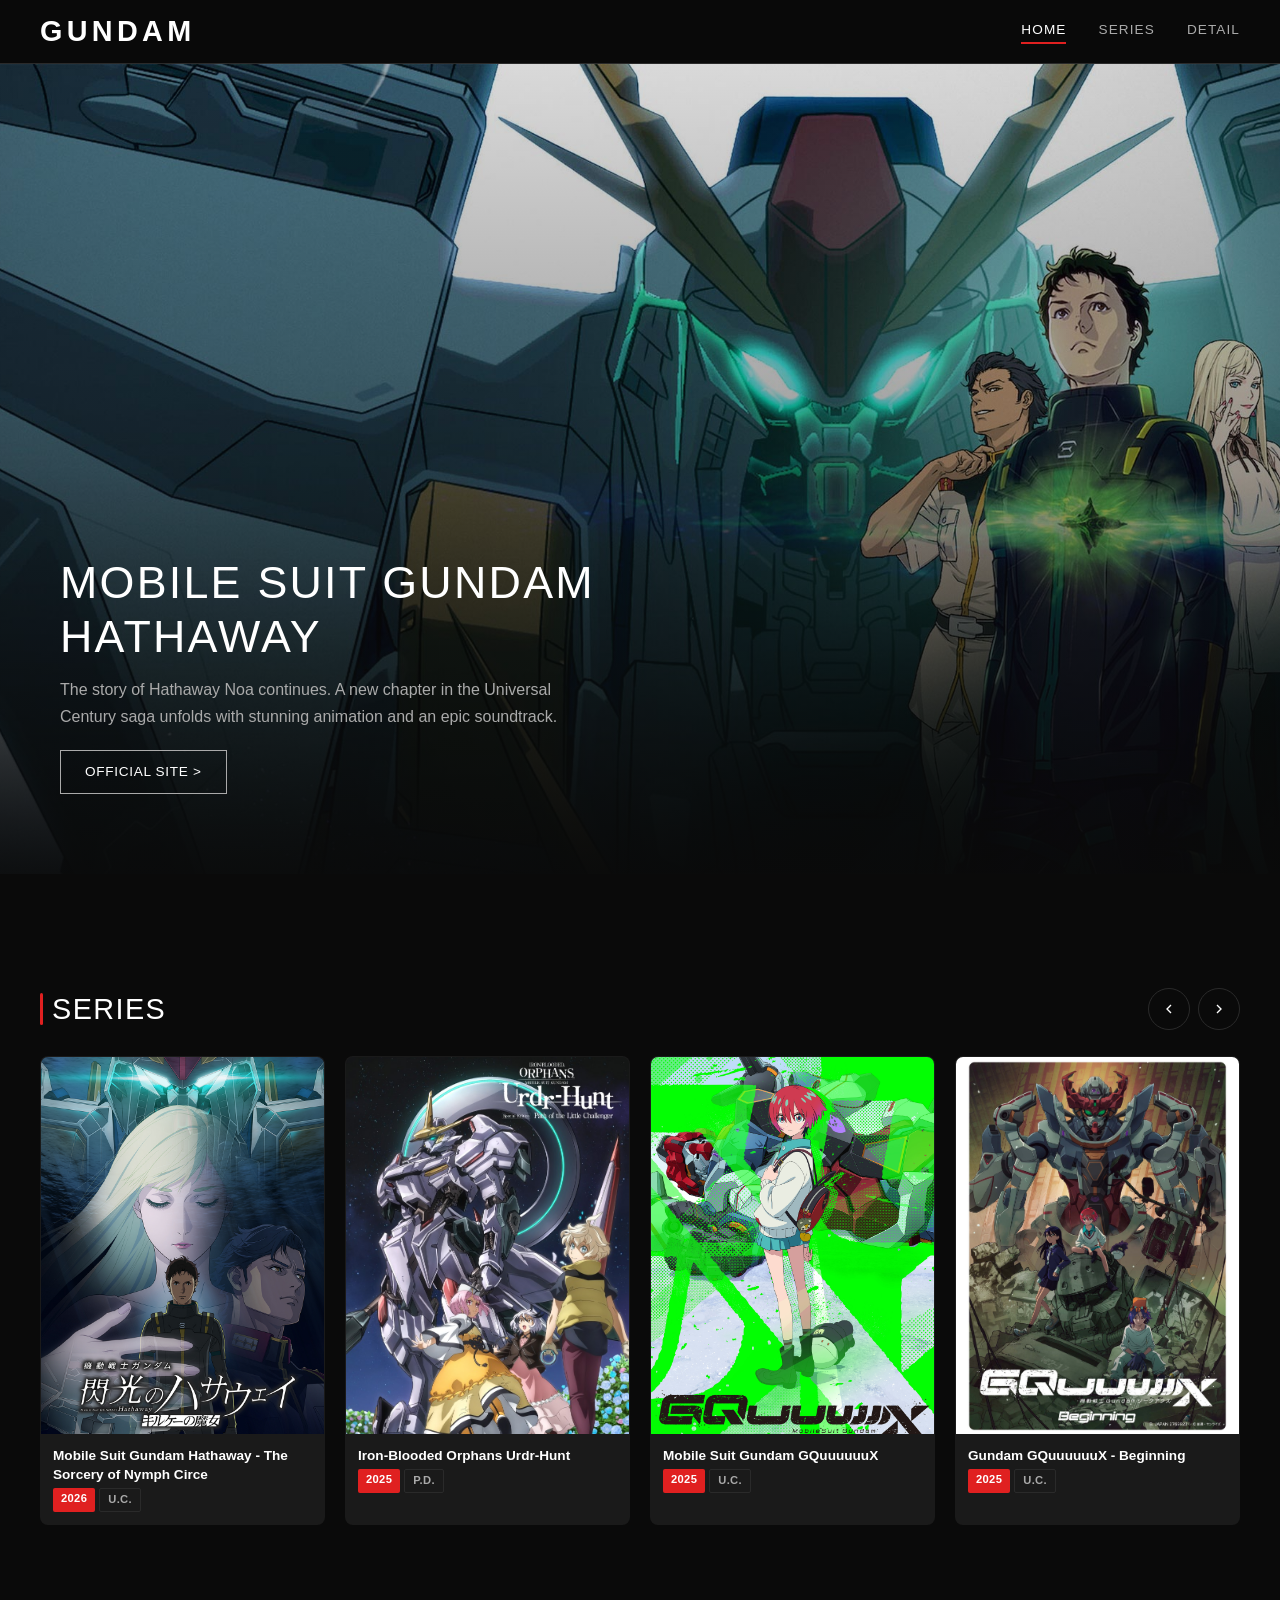
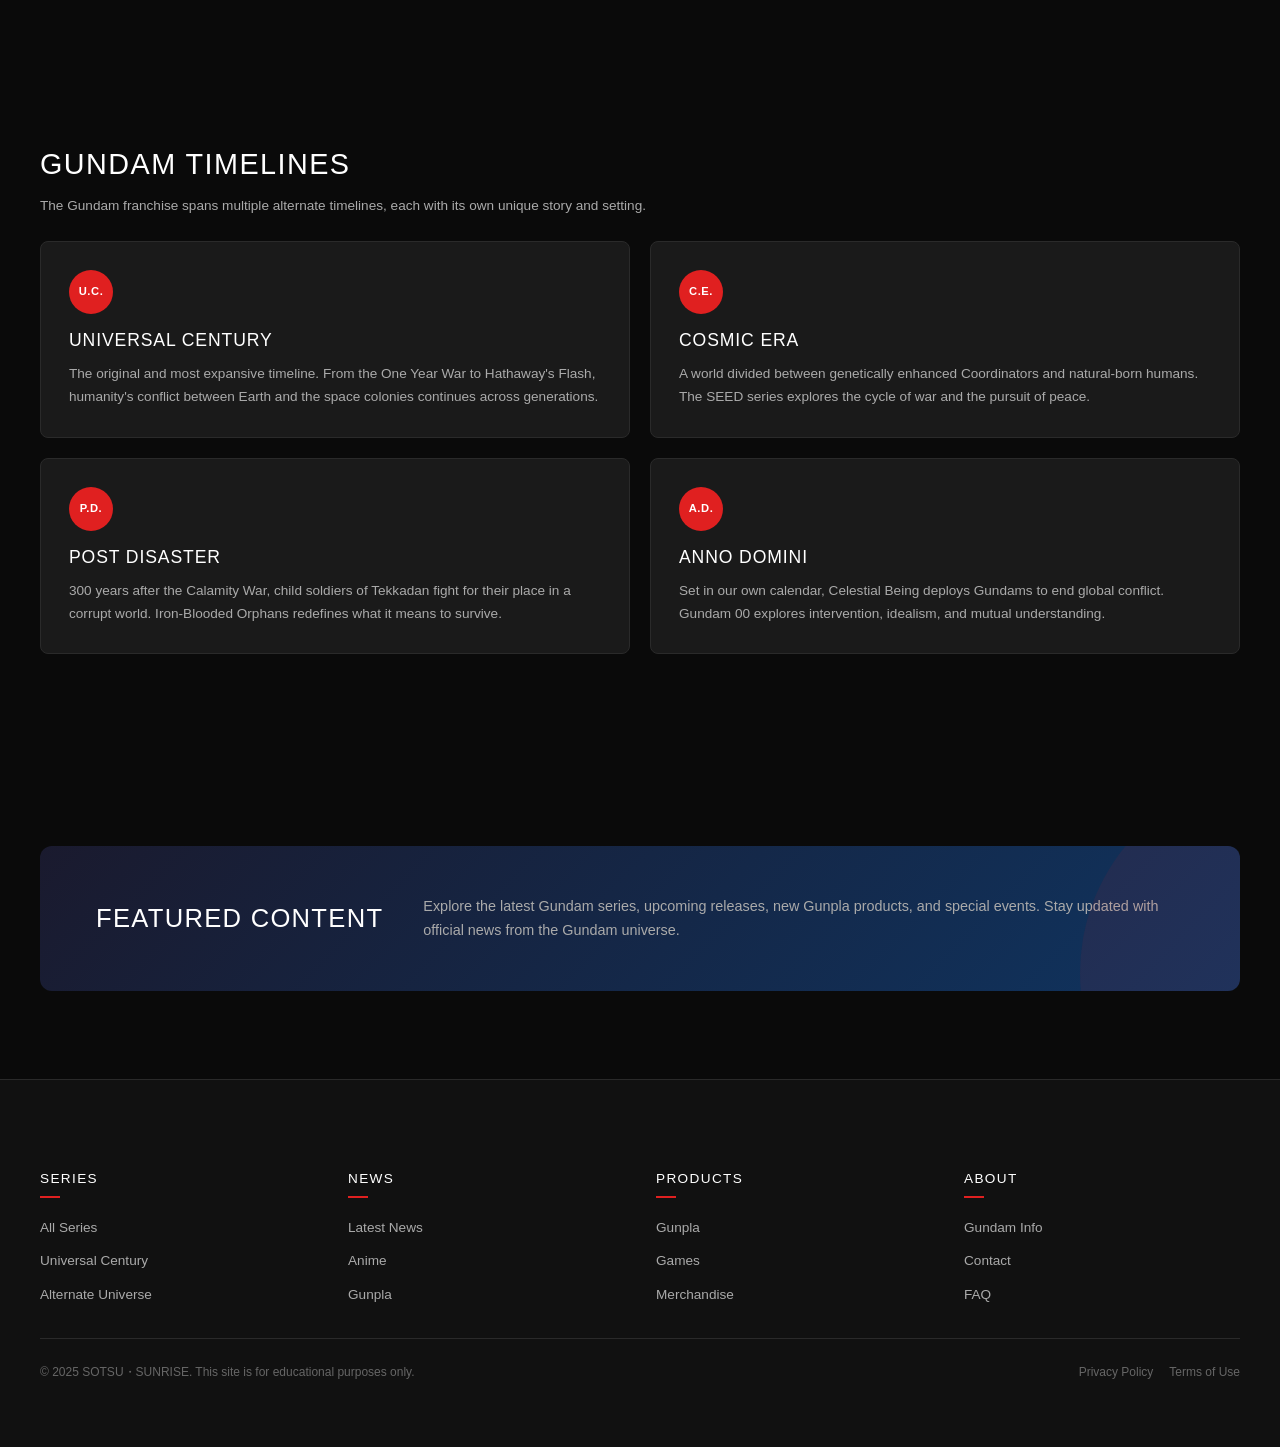
<file: index.html>
<!DOCTYPE html>
<html lang="en">
<head>
  <meta charset="UTF-8">
  <meta name="viewport" content="width=device-width, initial-scale=1.0">
  <title>GUNDAM | Home</title>
  <link rel="stylesheet" href="css/main.css">
</head>
<body>

  <header class="header">
  <nav class="nav">
    <div class="nav__logo"><a href="index.html">GUNDAM</a></div>
    <button class="nav__hamburger" id="hamburger" aria-label="Menu">
      <span></span>
      <span></span>
      <span></span>
    </button>
    <div class="nav__links" id="navLinks">
      <a href="index.html">Home</a>
      <a href="series.html">Series</a>
      <a href="detail.html">Detail</a>
    </div>
  </nav>
</header>

  <section class="hero">
     <img src="pic/1.jpg" alt="Hathaway">
    <div class="hero__overlay"></div>
    <div class="hero__content">
      <h1 class="hero__title">Mobile Suit Gundam Hathaway</h1>
      <p class="hero__desc">The story of Hathaway Noa continues. A new chapter in the Universal Century saga unfolds with stunning animation and an epic soundtrack.</p>
      <a href="detail.html" class="hero__btn">Official Site ></a>
    </div>
  </section>

  <section class="cards-section">
    <div class="container">
      <div class="cards-section__header">
        <h2 class="cards-section__title">Series</h2>
        <div class="cards-section__nav">
          <button class="cards-section__btn" id="prevBtn" aria-label="Previous">
            <svg viewBox="0 0 24 24" fill="none" stroke="currentColor" stroke-width="2">
              <path d="m15 18-6-6 6-6"/>
            </svg>
          </button>
          <button class="cards-section__btn" id="nextBtn" aria-label="Next">
            <svg viewBox="0 0 24 24" fill="none" stroke="currentColor" stroke-width="2">
              <path d="m9 18 6-6-6-6"/>
            </svg>
          </button>
        </div>
      </div>

      <div class="card-track" id="cardTrack">

        <div class="card">
          <div class="card__image">
            <img src="pic/2.jpg" alt="Hathaway">
          </div>
          <div class="card__info">
            <p class="card__name">Mobile Suit Gundam Hathaway - The Sorcery of Nymph Circe</p>
            <div class="card__meta">
              <span class="tag tag--red">2026</span>
              <span class="tag tag--outline">U.C.</span>
            </div>
          </div>
        </div>

        <div class="card">
          <div class="card__image">
            <img src="pic/3.jpg" alt="IBO Urdr-Hunt">
          </div>
          <div class="card__info">
            <p class="card__name">Iron-Blooded Orphans Urdr-Hunt</p>
            <div class="card__meta">
              <span class="tag tag--red">2025</span>
              <span class="tag tag--outline">P.D.</span>
            </div>
          </div>
        </div>

        <div class="card">
          <div class="card__image">
            <img src="pic/5.jpg" alt="GQuuuuuuX">
          </div>
          <div class="card__info">
            <p class="card__name">Mobile Suit Gundam GQuuuuuuX</p>
            <div class="card__meta">
              <span class="tag tag--red">2025</span>
              <span class="tag tag--outline">U.C.</span>
            </div>
          </div>
        </div>

        <div class="card">
          <div class="card__image">
            <img src="pic/4.jpg" alt="GQuuuuuuX Beginning">
          </div>
          <div class="card__info">
            <p class="card__name">Gundam GQuuuuuuX - Beginning</p>
            <div class="card__meta">
              <span class="tag tag--red">2025</span>
              <span class="tag tag--outline">U.C.</span>
            </div>
          </div>
        </div>

        <div class="card">
          <div class="card__image">
            <img src="pic/6.jpg" alt="Requiem for Vengeance">
          </div>
          <div class="card__info">
            <p class="card__name">Gundam: Requiem for Vengeance</p>
            <div class="card__meta">
              <span class="tag tag--red">2024</span>
              <span class="tag tag--outline">U.C.</span>
            </div>
          </div>
        </div>

        <div class="card">
          <div class="card__image">
            <img src="pic/7.jpg" alt="Witch from Mercury">
          </div>
          <div class="card__info">
            <p class="card__name">The Witch from Mercury</p>
            <div class="card__meta">
              <span class="tag tag--red">2022</span>
              <span class="tag tag--outline">A.S.</span>
            </div>
          </div>
        </div>

        <div class="card">
          <div class="card__image">
            <img src="pic/8.jpg" alt="Unicorn Gundam">
          </div>
          <div class="card__info">
            <p class="card__name">Mobile Suit Gundam Unicorn</p>
            <div class="card__meta">
              <span class="tag tag--red">2010</span>
              <span class="tag tag--outline">U.C.</span>
            </div>
          </div>
        </div>

        <div class="card">
          <div class="card__image">
            <img src="pic/9.jpg" alt="SEED FREEDOM">
          </div>
          <div class="card__info">
            <p class="card__name">Gundam SEED FREEDOM</p>
            <div class="card__meta">
              <span class="tag tag--red">2024</span>
              <span class="tag tag--outline">C.E.</span>
            </div>
          </div>
        </div>

        <div class="card">
          <div class="card__image">
            <img src="pic/10.jpg" alt="">
          </div>
          <div class="card__info">
            <p class="card__name">Mobile Suit Gundam 00</p>
            <div class="card__meta">
              <span class="tag tag--red">2007</span>
              <span class="tag tag--outline">A.D.</span>
            </div>
          </div>
        </div>

        <div class="card">
          <div class="card__image">
            <img src="pic/11.jpg" alt="">
          </div>
          <div class="card__info">
            <p class="card__name">Mobile Suit Gundam: Iron-Blooded Orphans</p>
            <div class="card__meta">
              <span class="tag tag--red">2015</span>
              <span class="tag tag--outline">P.D.</span>
            </div>
          </div>
        </div>

        <div class="card">
          <div class="card__image">
            <img src="pic/12.jpg" alt="">
          </div>
          <div class="card__info">
            <p class="card__name">Mobile Suit Gundam SEED</p>
            <div class="card__meta">
              <span class="tag tag--red">2002</span>
              <span class="tag tag--outline">C.E.</span>
            </div>
          </div>
        </div>

      </div>
    </div>
  </section>

  <section class="timeline-section">
    <div class="container">
      <h2 class="timeline-section__title">Gundam Timelines</h2>
      <p class="timeline-section__sub">The Gundam franchise spans multiple alternate timelines, each with its own unique story and setting.</p>
      <div class="timeline-grid">
        <div class="timeline-card">
          <div class="timeline-card__icon">U.C.</div>
          <h3 class="timeline-card__title">Universal Century</h3>
          <p class="timeline-card__desc">The original and most expansive timeline. From the One Year War to Hathaway's Flash, humanity's conflict between Earth and the space colonies continues across generations.</p>
        </div>
        <div class="timeline-card">
          <div class="timeline-card__icon">C.E.</div>
          <h3 class="timeline-card__title">Cosmic Era</h3>
          <p class="timeline-card__desc">A world divided between genetically enhanced Coordinators and natural-born humans. The SEED series explores the cycle of war and the pursuit of peace.</p>
        </div>
        <div class="timeline-card">
          <div class="timeline-card__icon">P.D.</div>
          <h3 class="timeline-card__title">Post Disaster</h3>
          <p class="timeline-card__desc">300 years after the Calamity War, child soldiers of Tekkadan fight for their place in a corrupt world. Iron-Blooded Orphans redefines what it means to survive.</p>
        </div>
        <div class="timeline-card">
          <div class="timeline-card__icon">A.D.</div>
          <h3 class="timeline-card__title">Anno Domini</h3>
          <p class="timeline-card__desc">Set in our own calendar, Celestial Being deploys Gundams to end global conflict. Gundam 00 explores intervention, idealism, and mutual understanding.</p>
        </div>
      </div>
    </div>
  </section>

  <section class="highlight">
    <div class="container">
      <div class="highlight__banner">
        <h3 class="highlight__title">Featured Content</h3>
        <p class="highlight__text">Explore the latest Gundam series, upcoming releases, new Gunpla products, and special events. Stay updated with official news from the Gundam universe.</p>
      </div>
    </div>
  </section>

  <footer class="footer">
    <div class="container">
      <div class="footer__grid">
        <div class="footer__col">
          <h4 class="footer__col-title">Series</h4>
          <ul>
            <li><a href="series.html">All Series</a></li>
            <li><a href="#">Universal Century</a></li>
            <li><a href="#">Alternate Universe</a></li>
          </ul>
        </div>
        <div class="footer__col">
          <h4 class="footer__col-title">News</h4>
          <ul>
            <li><a href="#">Latest News</a></li>
            <li><a href="#">Anime</a></li>
            <li><a href="#">Gunpla</a></li>
          </ul>
        </div>
        <div class="footer__col">
          <h4 class="footer__col-title">Products</h4>
          <ul>
            <li><a href="#">Gunpla</a></li>
            <li><a href="#">Games</a></li>
            <li><a href="#">Merchandise</a></li>
          </ul>
        </div>
        <div class="footer__col">
          <h4 class="footer__col-title">About</h4>
          <ul>
            <li><a href="detail.html">Gundam Info</a></li>
            <li><a href="#">Contact</a></li>
            <li><a href="#">FAQ</a></li>
          </ul>
        </div>
      </div>
      <div class="footer__bottom">
        <p>&copy; 2025 SOTSU・SUNRISE. This site is for educational purposes only.</p>
        <div class="footer__legal">
          <a href="#">Privacy Policy</a>
          <a href="#">Terms of Use</a>
        </div>
      </div>
    </div>
  </footer>

  <script src="js/main.js"></script>
</body>
</html>
</file>
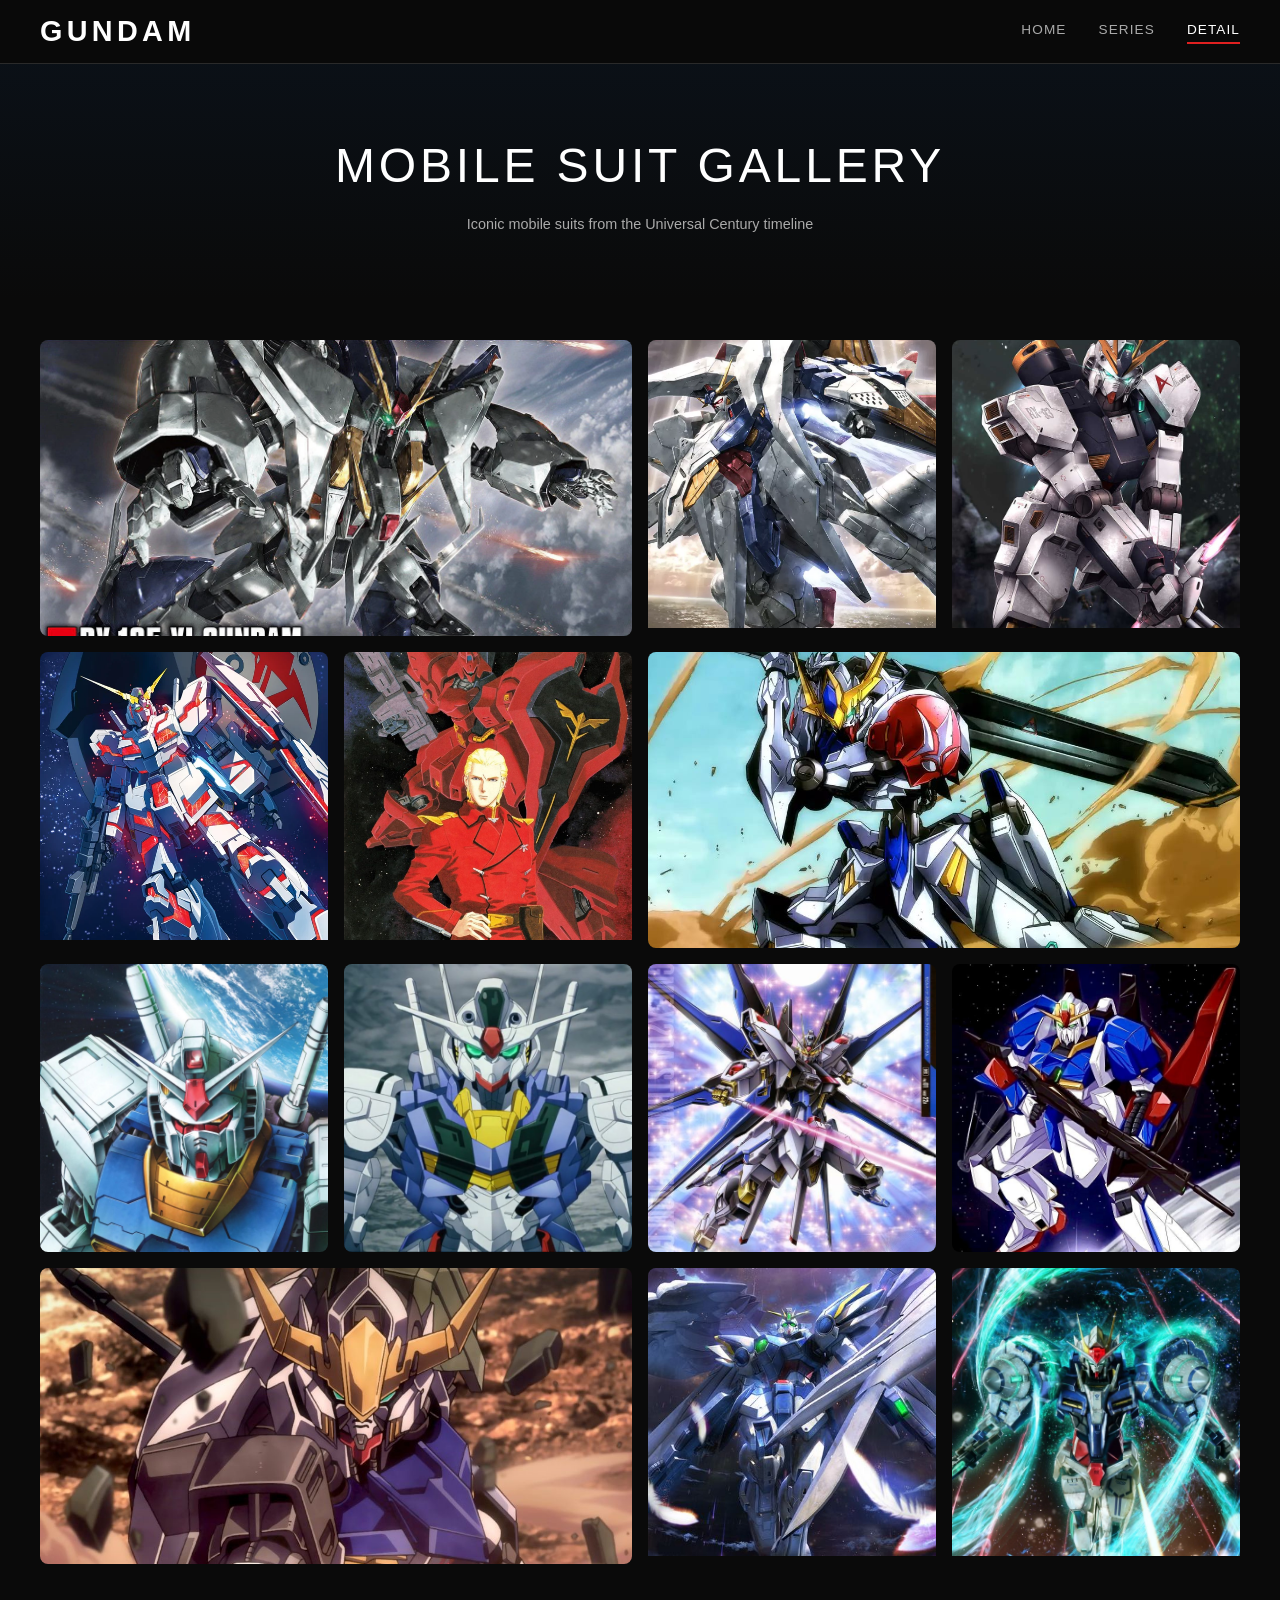
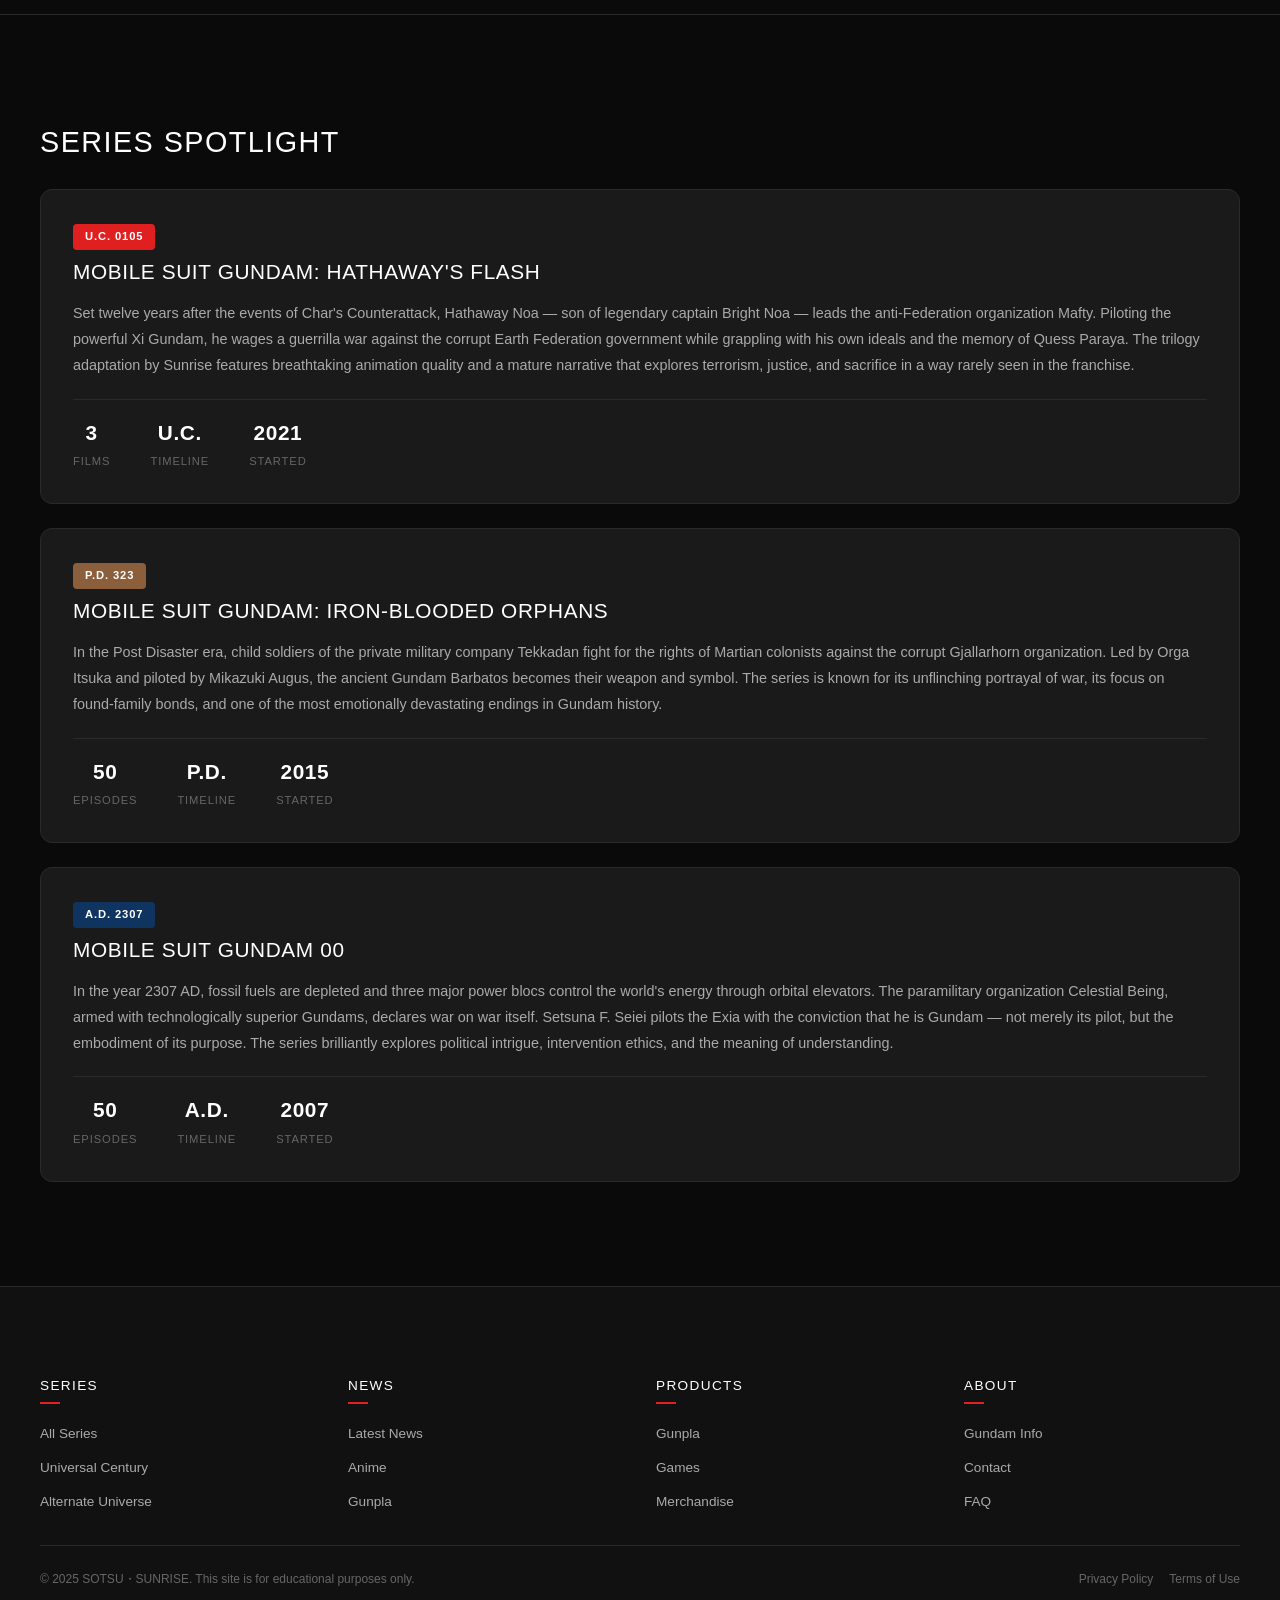
<file: detail.html>
<!DOCTYPE html>
<html lang="en">
<head>
  <meta charset="UTF-8">
  <meta name="viewport" content="width=device-width, initial-scale=1.0">
  <title>GUNDAM | Mobile Suit Gallery</title>
  <link rel="stylesheet" href="css/main.css">
</head>
<body>

 <header class="header">
  <nav class="nav">
    <div class="nav__logo"><a href="index.html">GUNDAM</a></div>
    <button class="nav__hamburger" id="hamburger" aria-label="Menu">
      <span></span>
      <span></span>
      <span></span>
    </button>
    <div class="nav__links" id="navLinks">
      <a href="index.html">Home</a>
      <a href="series.html">Series</a>
      <a href="detail.html">Detail</a>
    </div>
  </nav>
</header>

  <div class="page-header">
    <h1 class="page-header__title">Mobile Suit Gallery</h1>
    <p class="page-header__sub">Iconic mobile suits from the Universal Century timeline</p>
  </div>

  <section>
    <div class="container">
      <div class="gallery">

        <div class="gallery__item gallery__item--large">
          <div class="gallery__img">
            <img src="pic-gundam/Xi-gundam.webp" alt="Xi Gundam">
          </div>
          <div class="gallery__overlay">
            <h3 class="gallery__name">RX-105 Xi Gundam</h3>
            <p class="gallery__spec">Height: 26.0m &bull; Pilot: Hathaway Noa</p>
            <p class="gallery__desc">The most advanced mobile suit of U.C. 0105, equipped with a Minovsky craft system for atmospheric flight. Built secretly by Anaheim Electronics for the Mafty organization.</p>
          </div>
        </div>

        <div class="gallery__item">
          <div class="gallery__img">
            <img src="pic-gundam/penelope.webp" alt="Penelope">
          </div>
          <div class="gallery__overlay">
            <h3 class="gallery__name">RX-104FF Penelope</h3>
            <p class="gallery__spec">Height: 32.5m &bull; Pilot: Lane Aim</p>
          </div>
        </div>

        <div class="gallery__item">
          <div class="gallery__img">
            <img src="pic-gundam/nu-gundam.jpg" alt="Nu Gundam">
          </div>
          <div class="gallery__overlay">
            <h3 class="gallery__name">RX-93 Nu Gundam</h3>
            <p class="gallery__spec">Height: 22.0m &bull; Pilot: Amuro Ray</p>
          </div>
        </div>

        <div class="gallery__item">
          <div class="gallery__img">
            <img src="pic-gundam/unicorn.webp" alt="Unicorn Gundam">
          </div>
          <div class="gallery__overlay">
            <h3 class="gallery__name">RX-0 Unicorn Gundam</h3>
            <p class="gallery__spec">Height: 21.7m &bull; Pilot: Banagher Links</p>
          </div>
        </div>

        <div class="gallery__item">
          <div class="gallery__img">
            <img src="pic-gundam/sazabi.jpg" alt="Sazabi">
          </div>
          <div class="gallery__overlay">
            <h3 class="gallery__name">MSN-04 Sazabi</h3>
            <p class="gallery__spec">Height: 25.6m &bull; Pilot: Char Aznable</p>
          </div>
        </div>

        <div class="gallery__item gallery__item--large">
          <div class="gallery__img">
            <img src="pic-gundam/barbatos2.jpg" alt="Barbatos Lupus Rex">
          </div>
          <div class="gallery__overlay">
            <h3 class="gallery__name">ASW-G-08 Gundam Barbatos Lupus Rex</h3>
            <p class="gallery__spec">Height: 19.0m &bull; Pilot: Mikazuki Augus</p>
            <p class="gallery__desc">The final evolution of Gundam Barbatos from Iron-Blooded Orphans. Equipped with a massive tail blade and sub-arms, this unit represents the raw power of a Gundam Frame pushed to its limits.</p>
          </div>
        </div>

        <div class="gallery__item">
          <div class="gallery__img">
            <img src="pic-gundam/rx-78.jpg" alt="RX-78-2 Gundam">
          </div>
          <div class="gallery__overlay">
            <h3 class="gallery__name">RX-78-2 Gundam</h3>
            <p class="gallery__spec">Height: 18.0m &bull; Pilot: Amuro Ray</p>
          </div>
        </div>

        <div class="gallery__item">
          <div class="gallery__img">
            <img src="pic-gundam/arial.jpg" alt="Gundam Aerial">
          </div>
          <div class="gallery__overlay">
            <h3 class="gallery__name">XVX-016 Gundam Aerial</h3>
            <p class="gallery__spec">Height: 18.2m &bull; Pilot: Suletta Mercury</p>
          </div>
        </div>

        <div class="gallery__item">
          <div class="gallery__img">
            <img src="pic-gundam/freedom.jpg" alt="Freedom Gundam">
          </div>
          <div class="gallery__overlay">
            <h3 class="gallery__name">ZGMF-X10A Freedom Gundam</h3>
            <p class="gallery__spec">Height: 18.03m &bull; Pilot: Kira Yamato</p>
          </div>
        </div>

        <div class="gallery__item">
          <div class="gallery__img">
            <img src="pic-gundam/zeta.jpg" alt="Zeta Gundam">
          </div>
          <div class="gallery__overlay">
            <h3 class="gallery__name">MSZ-006 Zeta Gundam</h3>
            <p class="gallery__spec">Height: 19.85m &bull; Pilot: Kamille Bidan</p>
          </div>
        </div>

        <div class="gallery__item gallery__item--large">
          <div class="gallery__img">
            <img src="pic-gundam/barbatos.jpg" alt="Gundam Barbatos">
          </div>
          <div class="gallery__overlay">
            <h3 class="gallery__name">ASW-G-08 Gundam Barbatos</h3>
            <p class="gallery__spec">Height: 18.0m &bull; Pilot: Mikazuki Augus</p>
            <p class="gallery__desc">One of 72 Gundam Frames produced during the Calamity War. Discovered by Tekkadan on Mars, Barbatos became their symbol of resistance. Its Alaya-Vijnana system links directly with the pilot's nervous system.</p>
          </div>
        </div>

        <div class="gallery__item">
          <div class="gallery__img">
            <img src="pic-gundam/gundamwing.jpg" alt="Zeta Gundam">
          </div>
          <div class="gallery__overlay">
            <h3 class="gallery__name">High Wing Zero Gundam</h3>
            <p class="gallery__spec">Height: 17.00m &bull; Pilot: Heero Yuy</p>
          </div>
        </div>

        <div class="gallery__item">
          <div class="gallery__img">
            <img src="pic-gundam/OO.jpg" alt="Zeta Gundam">
          </div>
          <div class="gallery__overlay">
            <h3 class="gallery__name">Gundam OO</h3>
            <p class="gallery__spec">Height: 18.3m &bull; Pilot: Setsuna F. Seiei</p>
          </div>
        </div>

      </div>
    </div>
  </section>

  <section class="detail-section">
    <div class="container">
      <h2 class="detail-section__title">Series Spotlight</h2>

      <div class="spotlight">
        <div class="spotlight__card">
          <div class="spotlight__header">
            <span class="spotlight__badge">U.C. 0105</span>
            <h3 class="spotlight__name">Mobile Suit Gundam: Hathaway's Flash</h3>
          </div>
          <p class="spotlight__text">Set twelve years after the events of Char's Counterattack, Hathaway Noa — son of legendary captain Bright Noa — leads the anti-Federation organization Mafty. Piloting the powerful Xi Gundam, he wages a guerrilla war against the corrupt Earth Federation government while grappling with his own ideals and the memory of Quess Paraya. The trilogy adaptation by Sunrise features breathtaking animation quality and a mature narrative that explores terrorism, justice, and sacrifice in a way rarely seen in the franchise.</p>
          <div class="spotlight__stats">
            <div class="spotlight__stat">
              <span class="spotlight__stat-num">3</span>
              <span class="spotlight__stat-label">Films</span>
            </div>
            <div class="spotlight__stat">
              <span class="spotlight__stat-num">U.C.</span>
              <span class="spotlight__stat-label">Timeline</span>
            </div>
            <div class="spotlight__stat">
              <span class="spotlight__stat-num">2021</span>
              <span class="spotlight__stat-label">Started</span>
            </div>
          </div>
        </div>

        <div class="spotlight__card">
          <div class="spotlight__header">
            <span class="spotlight__badge spotlight__badge--pd">P.D. 323</span>
            <h3 class="spotlight__name">Mobile Suit Gundam: Iron-Blooded Orphans</h3>
          </div>
          <p class="spotlight__text">In the Post Disaster era, child soldiers of the private military company Tekkadan fight for the rights of Martian colonists against the corrupt Gjallarhorn organization. Led by Orga Itsuka and piloted by Mikazuki Augus, the ancient Gundam Barbatos becomes their weapon and symbol. The series is known for its unflinching portrayal of war, its focus on found-family bonds, and one of the most emotionally devastating endings in Gundam history.</p>
          <div class="spotlight__stats">
            <div class="spotlight__stat">
              <span class="spotlight__stat-num">50</span>
              <span class="spotlight__stat-label">Episodes</span>
            </div>
            <div class="spotlight__stat">
              <span class="spotlight__stat-num">P.D.</span>
              <span class="spotlight__stat-label">Timeline</span>
            </div>
            <div class="spotlight__stat">
              <span class="spotlight__stat-num">2015</span>
              <span class="spotlight__stat-label">Started</span>
            </div>
          </div>
        </div>

        <div class="spotlight__card">
          <div class="spotlight__header">
            <span class="spotlight__badge spotlight__badge--ad">A.D. 2307</span>
            <h3 class="spotlight__name">Mobile Suit Gundam 00</h3>
          </div>
          <p class="spotlight__text">In the year 2307 AD, fossil fuels are depleted and three major power blocs control the world's energy through orbital elevators. The paramilitary organization Celestial Being, armed with technologically superior Gundams, declares war on war itself. Setsuna F. Seiei pilots the Exia with the conviction that he is Gundam — not merely its pilot, but the embodiment of its purpose. The series brilliantly explores political intrigue, intervention ethics, and the meaning of understanding.</p>
          <div class="spotlight__stats">
            <div class="spotlight__stat">
              <span class="spotlight__stat-num">50</span>
              <span class="spotlight__stat-label">Episodes</span>
            </div>
            <div class="spotlight__stat">
              <span class="spotlight__stat-num">A.D.</span>
              <span class="spotlight__stat-label">Timeline</span>
            </div>
            <div class="spotlight__stat">
              <span class="spotlight__stat-num">2007</span>
              <span class="spotlight__stat-label">Started</span>
            </div>
          </div>
        </div>
      </div>

    </div>
  </section>

  <footer class="footer">
    <div class="container">
      <div class="footer__grid">
        <div class="footer__col">
          <h4 class="footer__col-title">Series</h4>
          <ul>
            <li><a href="series.html">All Series</a></li>
            <li><a href="#">Universal Century</a></li>
            <li><a href="#">Alternate Universe</a></li>
          </ul>
        </div>
        <div class="footer__col">
          <h4 class="footer__col-title">News</h4>
          <ul>
            <li><a href="#">Latest News</a></li>
            <li><a href="#">Anime</a></li>
            <li><a href="#">Gunpla</a></li>
          </ul>
        </div>
        <div class="footer__col">
          <h4 class="footer__col-title">Products</h4>
          <ul>
            <li><a href="#">Gunpla</a></li>
            <li><a href="#">Games</a></li>
            <li><a href="#">Merchandise</a></li>
          </ul>
        </div>
        <div class="footer__col">
          <h4 class="footer__col-title">About</h4>
          <ul>
            <li><a href="detail.html">Gundam Info</a></li>
            <li><a href="#">Contact</a></li>
            <li><a href="#">FAQ</a></li>
          </ul>
        </div>
      </div>
      <div class="footer__bottom">
        <p>&copy; 2025 SOTSU・SUNRISE. This site is for educational purposes only.</p>
        <div class="footer__legal">
          <a href="#">Privacy Policy</a>
          <a href="#">Terms of Use</a>
        </div>
      </div>
    </div>
  </footer>

  <script src="js/main.js"></script>
</body>
</html>
</file>
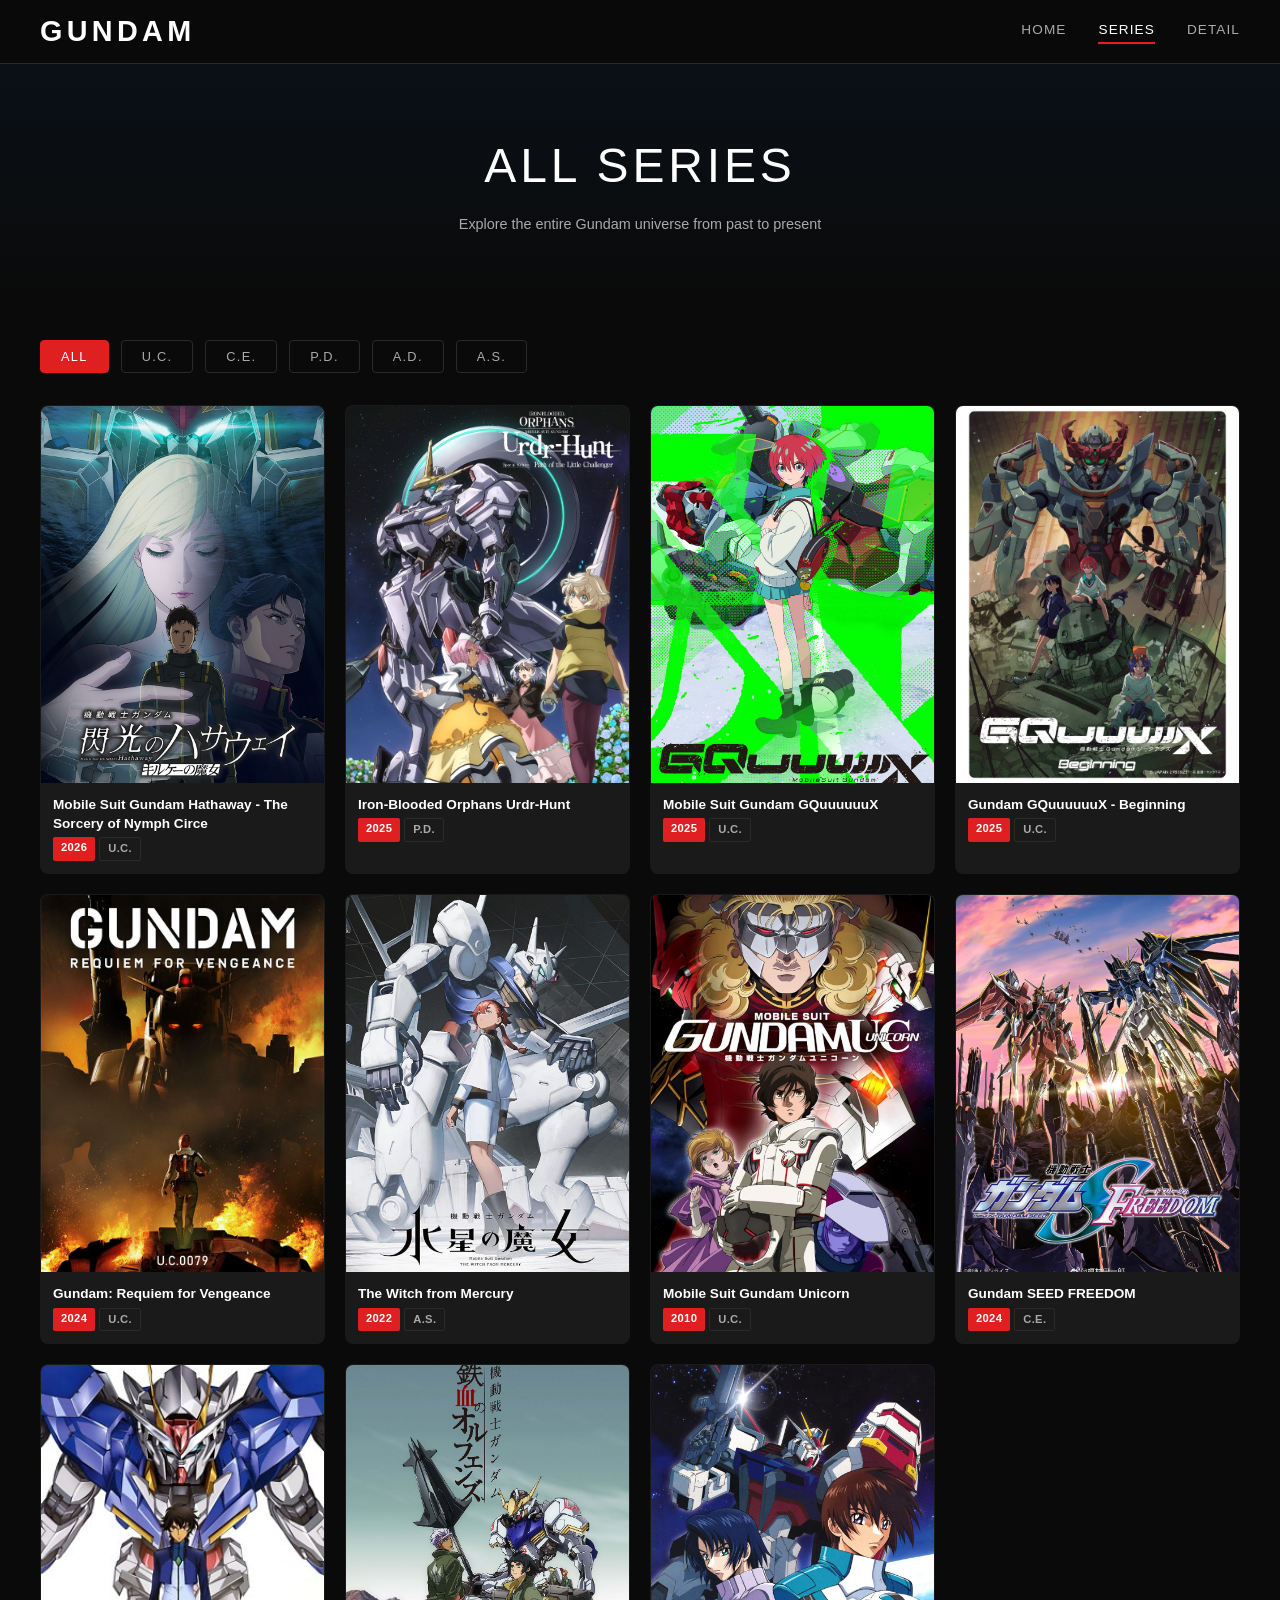
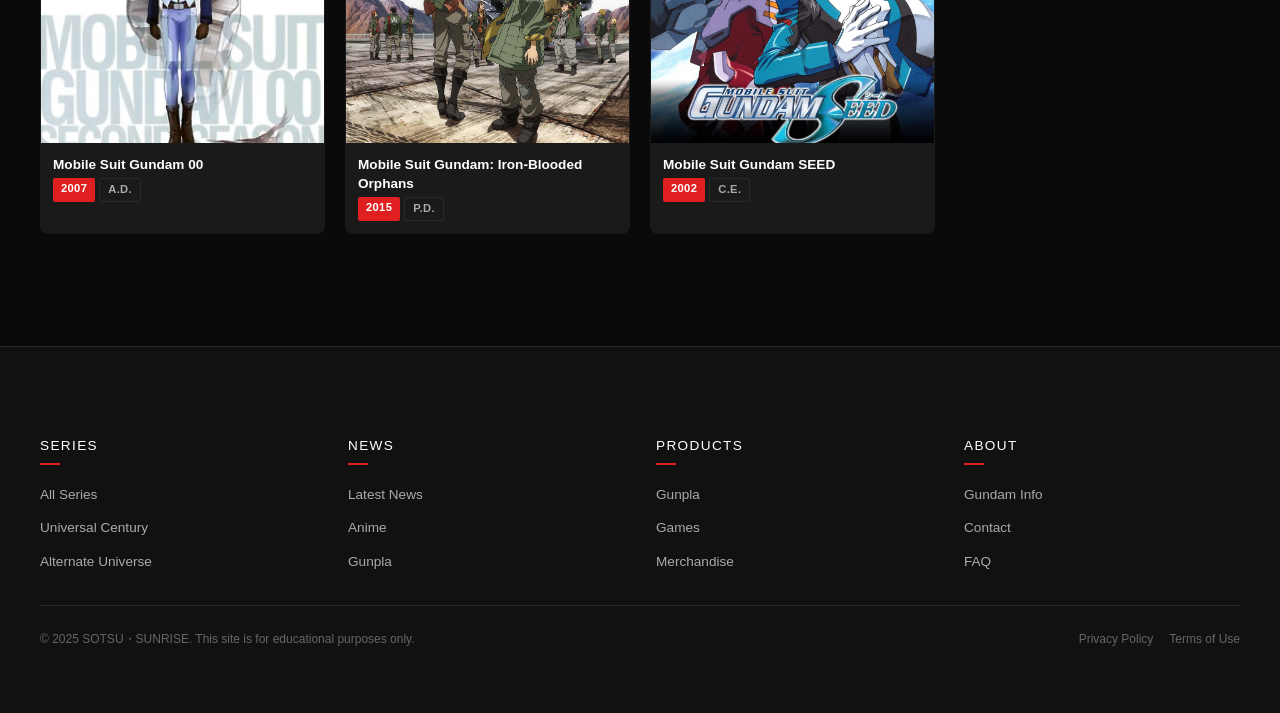
<file: series.html>
<!DOCTYPE html>
<html lang="en">
<head>
  <meta charset="UTF-8">
  <meta name="viewport" content="width=device-width, initial-scale=1.0">
  <title>GUNDAM | Series</title>
  <link rel="stylesheet" href="css/main.css">
</head>
<body>

 <header class="header">
  <nav class="nav">
    <div class="nav__logo"><a href="index.html">GUNDAM</a></div>
    <button class="nav__hamburger" id="hamburger" aria-label="Menu">
      <span></span>
      <span></span>
      <span></span>
    </button>
    <div class="nav__links" id="navLinks">
      <a href="index.html">Home</a>
      <a href="series.html">Series</a>
      <a href="detail.html">Detail</a>
    </div>
  </nav>
</header>

  <div class="page-header">
    <h1 class="page-header__title">All Series</h1>
    <p class="page-header__sub">Explore the entire Gundam universe from past to present</p>
  </div>

  <section>
    <div class="container">

      <div class="series-filter">
        <button class="series-filter__btn series-filter__btn--active" data-filter="all">All</button>
        <button class="series-filter__btn" data-filter="U.C.">U.C.</button>
        <button class="series-filter__btn" data-filter="C.E.">C.E.</button>
        <button class="series-filter__btn" data-filter="P.D.">P.D.</button>
        <button class="series-filter__btn" data-filter="A.D.">A.D.</button>
        <button class="series-filter__btn" data-filter="A.S.">A.S.</button>
      </div>

      <div class="series-grid">

        <div class="card" data-timeline="U.C.">
          <div class="card__image">
            <img src="pic/2.jpg" alt="Hathaway">
          </div>
          <div class="card__info">
            <p class="card__name">Mobile Suit Gundam Hathaway - The Sorcery of Nymph Circe</p>
            <div class="card__meta">
              <span class="tag tag--red">2026</span>
              <span class="tag tag--outline">U.C.</span>
            </div>
          </div>
        </div>

        <div class="card" data-timeline="P.D.">
          <div class="card__image">
            <img src="pic/3.jpg" alt="IBO Urdr-Hunt">
          </div>
          <div class="card__info">
            <p class="card__name">Iron-Blooded Orphans Urdr-Hunt</p>
            <div class="card__meta">
              <span class="tag tag--red">2025</span>
              <span class="tag tag--outline">P.D.</span>
            </div>
          </div>
        </div>

        <div class="card" data-timeline="U.C.">
          <div class="card__image">
            <img src="pic/5.jpg" alt="GQuuuuuuX">
          </div>
          <div class="card__info">
            <p class="card__name">Mobile Suit Gundam GQuuuuuuX</p>
            <div class="card__meta">
              <span class="tag tag--red">2025</span>
              <span class="tag tag--outline">U.C.</span>
            </div>
          </div>
        </div>

        <div class="card" data-timeline="U.C.">
          <div class="card__image">
            <img src="pic/4.jpg" alt="GQuuuuuuX Beginning">
          </div>
          <div class="card__info">
            <p class="card__name">Gundam GQuuuuuuX - Beginning</p>
            <div class="card__meta">
              <span class="tag tag--red">2025</span>
              <span class="tag tag--outline">U.C.</span>
            </div>
          </div>
        </div>

        <div class="card" data-timeline="U.C.">
          <div class="card__image">
            <img src="pic/6.jpg" alt="Requiem for Vengeance">
          </div>
          <div class="card__info">
            <p class="card__name">Gundam: Requiem for Vengeance</p>
            <div class="card__meta">
              <span class="tag tag--red">2024</span>
              <span class="tag tag--outline">U.C.</span>
            </div>
          </div>
        </div>

        <div class="card" data-timeline="A.S.">
          <div class="card__image">
            <img src="pic/7.jpg" alt="Witch from Mercury">
          </div>
          <div class="card__info">
            <p class="card__name">The Witch from Mercury</p>
            <div class="card__meta">
              <span class="tag tag--red">2022</span>
              <span class="tag tag--outline">A.S.</span>
            </div>
          </div>
        </div>

        <div class="card" data-timeline="U.C.">
          <div class="card__image">
            <img src="pic/8.jpg" alt="Unicorn Gundam">
          </div>
          <div class="card__info">
            <p class="card__name">Mobile Suit Gundam Unicorn</p>
            <div class="card__meta">
              <span class="tag tag--red">2010</span>
              <span class="tag tag--outline">U.C.</span>
            </div>
          </div>
        </div>

        <div class="card" data-timeline="C.E.">
          <div class="card__image">
            <img src="pic/9.jpg" alt="SEED FREEDOM">
          </div>
          <div class="card__info">
            <p class="card__name">Gundam SEED FREEDOM</p>
            <div class="card__meta">
              <span class="tag tag--red">2024</span>
              <span class="tag tag--outline">C.E.</span>
            </div>
          </div>
        </div>

        <div class="card" data-timeline="A.D.">
          <div class="card__image">
            <img src="pic/10.jpg" alt="">
          </div>
          <div class="card__info">
            <p class="card__name">Mobile Suit Gundam 00</p>
            <div class="card__meta">
              <span class="tag tag--red">2007</span>
              <span class="tag tag--outline">A.D.</span>
            </div>
          </div>
        </div>

        <div class="card" data-timeline="P.D.">
          <div class="card__image">
            <img src="pic/11.jpg" alt="">
          </div>
          <div class="card__info">
            <p class="card__name">Mobile Suit Gundam: Iron-Blooded Orphans</p>
            <div class="card__meta">
              <span class="tag tag--red">2015</span>
              <span class="tag tag--outline">P.D.</span>
            </div>
          </div>
        </div>

        <div class="card" data-timeline="C.E.">
          <div class="card__image">
            <img src="pic/12.jpg" alt="">
          </div>
          <div class="card__info">
            <p class="card__name">Mobile Suit Gundam SEED</p>
            <div class="card__meta">
              <span class="tag tag--red">2002</span>
              <span class="tag tag--outline">C.E.</span>
            </div>
          </div>
        </div>

      </div>
    </div>
  </section>

  <footer class="footer">
    <div class="container">
      <div class="footer__grid">
        <div class="footer__col">
          <h4 class="footer__col-title">Series</h4>
          <ul>
            <li><a href="series.html">All Series</a></li>
            <li><a href="#">Universal Century</a></li>
            <li><a href="#">Alternate Universe</a></li>
          </ul>
        </div>
        <div class="footer__col">
          <h4 class="footer__col-title">News</h4>
          <ul>
            <li><a href="#">Latest News</a></li>
            <li><a href="#">Anime</a></li>
            <li><a href="#">Gunpla</a></li>
          </ul>
        </div>
        <div class="footer__col">
          <h4 class="footer__col-title">Products</h4>
          <ul>
            <li><a href="#">Gunpla</a></li>
            <li><a href="#">Games</a></li>
            <li><a href="#">Merchandise</a></li>
          </ul>
        </div>
        <div class="footer__col">
          <h4 class="footer__col-title">About</h4>
          <ul>
            <li><a href="detail.html">Gundam Info</a></li>
            <li><a href="#">Contact</a></li>
            <li><a href="#">FAQ</a></li>
          </ul>
        </div>
      </div>
      <div class="footer__bottom">
        <p>&copy; 2025 SOTSU・SUNRISE. This site is for educational purposes only.</p>
        <div class="footer__legal">
          <a href="#">Privacy Policy</a>
          <a href="#">Terms of Use</a>
        </div>
      </div>
    </div>
  </footer>

  <script src="js/main.js"></script>
</body>
</html>
</file>
<file: css/main.css>
/* http://meyerweb.com/eric/tools/css/reset/ 
   v2.0 | 20110126
   License: none (public domain)
*/
html, body, div, span, applet, object, iframe,
h1, h2, h3, h4, h5, h6, p, blockquote, pre,
a, abbr, acronym, address, big, cite, code,
del, dfn, em, img, ins, kbd, q, s, samp,
small, strike, strong, sub, sup, tt, var,
b, u, i, center,
dl, dt, dd, ol, ul, li,
fieldset, form, label, legend,
table, caption, tbody, tfoot, thead, tr, th, td,
article, aside, canvas, details, embed,
figure, figcaption, footer, header, hgroup,
menu, nav, output, ruby, section, summary,
time, mark, audio, video {
  margin: 0;
  padding: 0;
  border: 0;
  font-size: 100%;
  font: inherit;
  vertical-align: baseline;
}

/* HTML5 display-role reset for older browsers */
article, aside, details, figcaption, figure,
footer, header, hgroup, menu, nav, section {
  display: block;
}

body {
  line-height: 1;
}

ol, ul {
  list-style: none;
}

blockquote, q {
  quotes: none;
}

blockquote:before, blockquote:after,
q:before, q:after {
  content: "";
  content: none;
}

table {
  border-collapse: collapse;
  border-spacing: 0;
}

* {
  box-sizing: border-box;
}

html {
  scroll-behavior: smooth;
}

body {
  font-family: "Segoe UI", sans-serif;
  color: #ffffff;
  background-color: #0a0a0a;
  line-height: 1.6;
}

a {
  color: #ffffff;
  text-decoration: none;
}

img {
  max-width: 100%;
  display: block;
}

button {
  cursor: pointer;
  border: none;
  background: none;
  color: #ffffff;
  font-family: "Segoe UI", sans-serif;
}

h1, h2, h3 {
  font-family: "Oswald", sans-serif;
  text-transform: uppercase;
  letter-spacing: 0.05em;
}

.container {
  max-width: 100%;
  margin: 40px auto;
  padding: 0 16px;
}

.card {
  flex: 0 0 calc(50% - 8px);
  background: #1a1a1a;
  border-radius: 8px;
  overflow: hidden;
  transition: transform 0.3s ease, box-shadow 0.3s ease, border-color 0.3s ease;
  border: 1px solid transparent;
}
.card:hover {
  transform: translateY(-4px);
  box-shadow: 0 8px 24px rgba(0, 0, 0, 0.6), 0 0 0 1px #3a3a3a;
  border-color: #3a3a3a;
}
.card__image {
  width: 100%;
  aspect-ratio: 3/4;
  overflow: hidden;
  position: relative;
}
.card__image img {
  width: 100%;
  height: 100%;
  object-fit: cover;
  transition: transform 0.5s ease;
}
.card__image--placeholder {
  display: flex;
  justify-content: center;
  align-items: center;
  font-family: "Oswald", sans-serif;
  font-size: 1rem;
  color: #666666;
  text-transform: uppercase;
  letter-spacing: 0.15em;
}
.card__image::after {
  content: "";
  position: absolute;
  bottom: 0;
  left: 0;
  right: 0;
  height: 40%;
  background: linear-gradient(to top, rgba(26, 26, 26, 0.6) 0%, transparent 100%);
  opacity: 0;
  transition: opacity 0.3s ease;
}
.card:hover .card__image img {
  transform: scale(1.08);
}
.card:hover .card__image::after {
  opacity: 1;
}
.card__info {
  padding: 12px;
}
.card__name {
  font-size: 0.85rem;
  font-weight: 600;
  margin-bottom: 4px;
  overflow: hidden;
  line-height: 1.4;
}
.card__meta {
  display: flex;
  gap: 4px;
  flex-wrap: wrap;
}

.tag {
  display: inline-block;
  padding: 2px 8px;
  font-size: 0.7rem;
  font-weight: 600;
  border-radius: 2px;
  text-transform: uppercase;
  letter-spacing: 0.03em;
}
.tag--red {
  background: #e02020;
  color: #ffffff;
}
.tag--outline {
  border: 1px solid #2a2a2a;
  color: #aaaaaa;
}

.gallery {
  display: grid;
  grid-template-columns: 1fr 1fr;
  gap: 12px;
  margin-bottom: 50px;
}
.gallery__item {
  position: relative;
  border-radius: 8px;
  overflow: hidden;
  cursor: pointer;
}
.gallery__item:hover .gallery__img img {
  transform: scale(1.05);
}
.gallery__item:hover .gallery__overlay {
  opacity: 1;
  transform: translateY(0);
}
.gallery__item--large {
  grid-column: span 2;
}
.gallery__img {
  width: 100%;
  aspect-ratio: 1/1;
  overflow: hidden;
}
.gallery__img img {
  width: 100%;
  height: 100%;
  object-fit: cover;
  transition: transform 0.5s ease;
}
.gallery__item--large .gallery__img {
  aspect-ratio: 2/1;
}
.gallery__overlay {
  position: absolute;
  bottom: 0;
  left: 0;
  right: 0;
  padding: 10px;
  background: linear-gradient(to top, rgba(0, 0, 0, 0.85) 0%, transparent 100%);
  opacity: 1;
  transform: translateY(0);
  transition: opacity 0.3s ease, transform 0.3s ease;
}
.gallery__name {
  font-family: "Oswald", sans-serif;
  font-size: 0.85rem;
  text-transform: uppercase;
  letter-spacing: 0.03em;
}
.gallery__item--large .gallery__name {
  font-size: 1rem;
}
.gallery__spec {
  font-size: 0.7rem;
  color: #aaaaaa;
  margin-top: 4px;
}
.gallery__desc {
  display: none;
}

.nav__hamburger {
  display: flex;
  flex-direction: column;
  gap: 5px;
  padding: 4px;
  cursor: pointer;
  background: none;
  border: none;
  z-index: 101;
}
.nav__hamburger span {
  display: block;
  width: 22px;
  height: 2px;
  background: #ffffff;
  transition: all 0.3s ease;
}
.nav__hamburger.active span:nth-child(1) {
  transform: rotate(45deg) translate(5px, 5px);
}
.nav__hamburger.active span:nth-child(2) {
  opacity: 0;
}
.nav__hamburger.active span:nth-child(3) {
  transform: rotate(-45deg) translate(5px, -5px);
}

@keyframes fadeUp {
  to {
    opacity: 1;
    transform: translateY(0);
  }
}
@keyframes fadeIn {
  from {
    opacity: 0;
  }
  to {
    opacity: 1;
  }
}
@keyframes slideInLeft {
  from {
    opacity: 0;
    transform: translateX(-20px);
  }
  to {
    opacity: 1;
    transform: translateX(0);
  }
}
.series-grid .card {
  opacity: 0;
  transform: translateY(20px);
  animation: fadeUp 0.5s ease forwards;
}
.series-grid .card:nth-child(1) {
  animation-delay: 0.08s;
}
.series-grid .card:nth-child(2) {
  animation-delay: 0.16s;
}
.series-grid .card:nth-child(3) {
  animation-delay: 0.24s;
}
.series-grid .card:nth-child(4) {
  animation-delay: 0.32s;
}
.series-grid .card:nth-child(5) {
  animation-delay: 0.4s;
}
.series-grid .card:nth-child(6) {
  animation-delay: 0.48s;
}
.series-grid .card:nth-child(7) {
  animation-delay: 0.56s;
}
.series-grid .card:nth-child(8) {
  animation-delay: 0.64s;
}
.series-grid .card:nth-child(9) {
  animation-delay: 0.72s;
}
.series-grid .card:nth-child(10) {
  animation-delay: 0.8s;
}
.series-grid .card:nth-child(11) {
  animation-delay: 0.88s;
}
.series-grid .card:nth-child(12) {
  animation-delay: 0.96s;
}

.reveal-on-scroll {
  opacity: 0;
  transform: translateY(24px);
  transition: opacity 0.6s ease, transform 0.6s ease;
}
.reveal-on-scroll.revealed {
  opacity: 1;
  transform: translateY(0);
}

.placeholder-1 {
  background: linear-gradient(135deg, #1a1a2e, #0f3460);
}

.placeholder-2 {
  background: linear-gradient(135deg, #1a0a0a, #4a1010);
}

.placeholder-3 {
  background: linear-gradient(135deg, #0a1a0a, #1a3a1a);
}

.placeholder-4 {
  background: linear-gradient(135deg, #1a1a0a, #4a4010);
}

.placeholder-5 {
  background: linear-gradient(135deg, #0a0a1a, #10104a);
}

.placeholder-6 {
  background: linear-gradient(135deg, #1a0a1a, #4a104a);
}

.series-filter {
  display: flex;
  gap: 8px;
  margin-bottom: 24px;
  flex-wrap: wrap;
}
.series-filter__btn {
  padding: 6px 16px;
  font-family: "Oswald", sans-serif;
  font-size: 0.75rem;
  text-transform: uppercase;
  letter-spacing: 0.1em;
  color: #aaaaaa;
  border: 1px solid #2a2a2a;
  border-radius: 4px;
  background: transparent;
  cursor: pointer;
  transition: all 0.3s ease;
}
.series-filter__btn:hover {
  color: #ffffff;
  border-color: #ffffff;
}
.series-filter__btn--active {
  background: #e02020;
  border-color: #e02020;
  color: #ffffff;
}

.timeline-section {
  padding: 48px 0;
}
.timeline-section__title {
  font-size: 1.3rem;
  margin-bottom: 8px;
}
.timeline-section__sub {
  font-size: 0.85rem;
  color: #aaaaaa;
  margin-bottom: 24px;
  line-height: 1.6;
}

.timeline-grid {
  display: grid;
  grid-template-columns: 1fr;
  gap: 16px;
}

.timeline-card {
  background: #1a1a1a;
  border: 1px solid #2a2a2a;
  border-radius: 8px;
  padding: 20px;
  transition: border-color 0.3s ease, transform 0.3s ease;
}
.timeline-card:hover {
  border-color: #3a3a3a;
  transform: translateY(-2px);
}
.timeline-card__icon {
  display: inline-flex;
  align-items: center;
  justify-content: center;
  width: 44px;
  height: 44px;
  border-radius: 50%;
  background: #e02020;
  font-family: "Oswald", sans-serif;
  font-size: 0.7rem;
  font-weight: 700;
  letter-spacing: 0.05em;
  margin-bottom: 12px;
}
.timeline-card__title {
  font-family: "Oswald", sans-serif;
  font-size: 1rem;
  text-transform: uppercase;
  letter-spacing: 0.05em;
  margin-bottom: 8px;
}
.timeline-card__desc {
  font-size: 0.85rem;
  color: #aaaaaa;
  line-height: 1.7;
}

.detail-section {
  padding: 48px 0;
  border-top: 1px solid #2a2a2a;
}
.detail-section__title {
  font-size: 1.3rem;
  margin-bottom: 24px;
}

.spotlight {
  display: flex;
  flex-direction: column;
  gap: 20px;
}
.spotlight__card {
  background: #1a1a1a;
  border: 1px solid #2a2a2a;
  border-radius: 12px;
  padding: 24px;
  transition: border-color 0.3s ease;
}
.spotlight__card:hover {
  border-color: #e02020;
}
.spotlight__header {
  margin-bottom: 16px;
}
.spotlight__badge {
  display: inline-block;
  padding: 4px 12px;
  font-family: "Oswald", sans-serif;
  font-size: 0.7rem;
  font-weight: 700;
  letter-spacing: 0.08em;
  text-transform: uppercase;
  background: #e02020;
  border-radius: 4px;
  margin-bottom: 8px;
}
.spotlight__badge--pd {
  background: #8b5e3c;
}
.spotlight__badge--ad {
  background: #0f3460;
}
.spotlight__name {
  font-family: "Oswald", sans-serif;
  font-size: 1.1rem;
  text-transform: uppercase;
  letter-spacing: 0.03em;
  line-height: 1.3;
}
.spotlight__text {
  font-size: 0.85rem;
  color: #aaaaaa;
  line-height: 1.8;
  margin-bottom: 20px;
}
.spotlight__stats {
  display: flex;
  gap: 24px;
  padding-top: 16px;
  border-top: 1px solid #2a2a2a;
}
.spotlight__stat {
  display: flex;
  flex-direction: column;
  align-items: center;
  gap: 4px;
}
.spotlight__stat-num {
  font-family: "Oswald", sans-serif;
  font-size: 1.1rem;
  font-weight: 700;
  letter-spacing: 0.03em;
}
.spotlight__stat-label {
  font-size: 0.7rem;
  color: #666666;
  text-transform: uppercase;
  letter-spacing: 0.08em;
}

.header {
  position: fixed;
  top: 0;
  left: 0;
  width: 100%;
  height: 56px;
  background: rgba(10, 10, 10, 0.95);
  border-bottom: 1px solid #2a2a2a;
  z-index: 100;
  backdrop-filter: blur(12px);
  -webkit-backdrop-filter: blur(12px);
  transition: background 0.3s ease, box-shadow 0.3s ease;
}

.nav {
  display: flex;
  align-items: center;
  justify-content: space-between;
  height: 100%;
  padding: 0 16px;
  max-width: 100%;
  margin: 0 auto;
}
.nav__logo {
  font-family: "Oswald", sans-serif;
  font-size: 1.4rem;
  font-weight: 700;
  letter-spacing: 0.15em;
  text-transform: uppercase;
}
.nav__logo a {
  color: #ffffff;
  transition: color 0.3s ease;
}
.nav__logo a:hover {
  color: #e02020;
}
.nav__links {
  display: none;
  position: fixed;
  top: 56px;
  right: 0;
  width: 60%;
  height: calc(100vh - 56px);
  background: rgba(10, 10, 10, 0.98);
  border-left: 1px solid #2a2a2a;
  padding: 32px 24px;
  flex-direction: column;
  gap: 20px;
  z-index: 99;
  backdrop-filter: blur(16px);
  -webkit-backdrop-filter: blur(16px);
}
.nav__links.open {
  display: flex;
}
.nav__links a {
  font-family: "Oswald", sans-serif;
  font-size: 0.95rem;
  text-transform: uppercase;
  letter-spacing: 0.08em;
  color: #aaaaaa;
  transition: color 0.3s ease;
  position: relative;
  padding-bottom: 4px;
}
.nav__links a:hover, .nav__links a.active {
  color: #ffffff;
}
.nav__links a::after {
  content: "";
  position: absolute;
  bottom: 0;
  left: 0;
  width: 0;
  height: 2px;
  background: #e02020;
  transition: width 0.3s ease;
}
.nav__links a:hover::after, .nav__links a.active::after {
  width: 100%;
}

.hero {
  position: relative;
  width: 100%;
  height: 85vh;
  min-height: 400px;
  overflow: hidden;
  margin-top: 56px;
}
.hero img {
  position: absolute;
  top: 0;
  left: 0;
  width: 100%;
  height: 100%;
  object-fit: cover;
  object-position: 60% center;
  animation: heroZoom 20s ease-in-out infinite alternate;
}
.hero__video {
  position: absolute;
  top: 0;
  left: 0;
  width: 100%;
  height: 100%;
  object-fit: cover;
  z-index: 1;
}
.hero__fallback {
  position: absolute;
  top: 0;
  left: 0;
  width: 100%;
  height: 100%;
  background: linear-gradient(135deg, #0a0a1a 0%, #1a1a2e 40%, #0f3460 100%);
  z-index: 0;
}
.hero__overlay {
  position: absolute;
  top: 0;
  left: 0;
  width: 100%;
  height: 100%;
  background: linear-gradient(to top, rgba(10, 10, 10, 0.95) 0%, rgba(10, 10, 10, 0.4) 50%, rgba(10, 10, 10, 0.15) 100%);
  z-index: 2;
}
.hero__content {
  position: absolute;
  bottom: 40px;
  left: 16px;
  right: 16px;
  z-index: 3;
  animation: fadeUp 0.8s ease forwards;
  opacity: 0;
  transform: translateY(20px);
}
.hero__label {
  display: inline-block;
  font-family: "Oswald", sans-serif;
  font-size: 0.7rem;
  text-transform: uppercase;
  letter-spacing: 0.2em;
  color: #e02020;
  margin-bottom: 12px;
  padding: 4px 12px;
  border: 1px solid #e02020;
  border-radius: 2px;
}
.hero__title {
  font-size: 1.8rem;
  line-height: 1.2;
  margin-bottom: 12px;
}
.hero__desc {
  font-size: 0.9rem;
  color: #aaaaaa;
  margin-bottom: 20px;
  line-height: 1.7;
}
.hero__btn {
  display: inline-block;
  padding: 10px 24px;
  border: 1px solid #aaaaaa;
  font-family: "Oswald", sans-serif;
  font-size: 0.85rem;
  text-transform: uppercase;
  letter-spacing: 0.05em;
  color: #ffffff;
  transition: all 0.3s ease;
}
.hero__btn:hover {
  background: #ffffff;
  color: #0a0a0a;
  border-color: #ffffff;
}

@keyframes heroZoom {
  from {
    transform: scale(1);
  }
  to {
    transform: scale(1.05);
  }
}
.cards-section {
  padding: 48px 0;
}
.cards-section__header {
  display: flex;
  align-items: center;
  justify-content: space-between;
  margin-bottom: 24px;
}
.cards-section__title {
  font-size: 1.3rem;
  position: relative;
  padding-left: 12px;
}
.cards-section__title::before {
  content: "";
  position: absolute;
  left: 0;
  top: 50%;
  transform: translateY(-50%);
  width: 3px;
  height: 70%;
  background: #e02020;
  border-radius: 2px;
}
.cards-section__nav {
  display: flex;
  gap: 8px;
}
.cards-section__btn {
  width: 36px;
  height: 36px;
  border: 1px solid #2a2a2a;
  border-radius: 50%;
  display: flex;
  justify-content: center;
  align-items: center;
  transition: all 0.3s ease;
}
.cards-section__btn svg {
  width: 16px;
  height: 16px;
  stroke: #ffffff;
}
.cards-section__btn:hover {
  background: #e02020;
  border-color: #e02020;
}
.cards-section__btn:hover svg {
  stroke: #ffffff;
}

.card-track {
  display: flex;
  gap: 16px;
  overflow: hidden;
}

.highlight {
  padding: 32px 0;
}
.highlight__banner {
  background: linear-gradient(135deg, #1a1a2e 0%, #0f3460 100%);
  border-radius: 12px;
  padding: 32px 20px;
  position: relative;
  overflow: hidden;
}
.highlight__banner::before {
  content: "";
  position: absolute;
  top: -50%;
  right: -20%;
  width: 200px;
  height: 200px;
  border-radius: 50%;
  background: rgba(224, 32, 32, 0.08);
  pointer-events: none;
}
.highlight__title {
  font-size: 1.2rem;
  margin-bottom: 12px;
}
.highlight__text {
  font-size: 0.9rem;
  color: #aaaaaa;
  line-height: 1.7;
}

.footer {
  background: #111111;
  border-top: 1px solid #2a2a2a;
  padding: 48px 0 24px;
}
.footer__grid {
  display: grid;
  grid-template-columns: 1fr 1fr;
  gap: 32px;
  margin-bottom: 32px;
}
.footer__col-title {
  font-family: "Oswald", sans-serif;
  font-size: 0.85rem;
  text-transform: uppercase;
  letter-spacing: 0.1em;
  margin-bottom: 16px;
  position: relative;
  padding-bottom: 8px;
}
.footer__col-title::after {
  content: "";
  position: absolute;
  bottom: 0;
  left: 0;
  width: 20px;
  height: 2px;
  background: #e02020;
}
.footer__col ul {
  display: flex;
  flex-direction: column;
  gap: 8px;
}
.footer__col ul a {
  font-size: 0.85rem;
  color: #aaaaaa;
  transition: color 0.3s ease, padding-left 0.3s ease;
}
.footer__col ul a:hover {
  color: #e02020;
  padding-left: 4px;
}
.footer__bottom {
  padding-top: 24px;
  border-top: 1px solid #2a2a2a;
  text-align: center;
  font-size: 0.75rem;
  color: #666666;
}
.footer__legal {
  display: flex;
  gap: 16px;
  justify-content: center;
  margin-top: 8px;
}
.footer__legal a {
  color: #666666;
  font-size: 0.75rem;
}
.footer__legal a:hover {
  color: #ffffff;
}

.page-header {
  margin-top: 56px;
  padding: 40px 0;
  text-align: center;
  background: linear-gradient(180deg, rgba(15, 52, 96, 0.15) 0%, transparent 100%);
  position: relative;
}
.page-header__title {
  font-size: 2rem;
  letter-spacing: 0.08em;
}
.page-header__sub {
  color: #aaaaaa;
  font-size: 0.9rem;
  margin-top: 8px;
}

.series-grid {
  display: grid;
  grid-template-columns: repeat(2, 1fr);
  gap: 16px;
  padding-bottom: 48px;
}

@media (min-width: 768px) {
  .header {
    height: 64px;
  }
  .nav {
    padding: 0 40px;
  }
  .nav__logo {
    font-size: 1.8rem;
  }
  .nav__hamburger {
    display: none;
  }
  .nav__links {
    display: flex;
    position: static;
    width: auto;
    height: auto;
    border-left: none;
    padding: 0;
    background: none;
    backdrop-filter: none;
    -webkit-backdrop-filter: none;
    flex-direction: row;
    gap: 32px;
  }
  .nav__links a {
    font-size: 0.85rem;
  }
  .hero {
    height: 90vh;
    margin-top: 64px;
  }
  .hero img {
    object-position: center center;
  }
  .hero__content {
    bottom: 80px;
    left: 60px;
    right: auto;
    max-width: 550px;
  }
  .hero__title {
    font-size: 2.8rem;
  }
  .hero__desc {
    font-size: 1rem;
  }
  .hero__label {
    font-size: 0.75rem;
  }
  .cards-section {
    padding: 72px 0;
  }
  .cards-section__title {
    font-size: 1.8rem;
  }
  .cards-section__btn {
    width: 42px;
    height: 42px;
  }
  .card-track {
    gap: 20px;
  }
  .card {
    flex: 0 0 calc(25% - 15px);
  }
  .highlight {
    padding: 48px 0;
  }
  .highlight__banner {
    padding: 48px 56px;
    display: flex;
    align-items: center;
    gap: 40px;
  }
  .highlight__banner::before {
    width: 400px;
    height: 400px;
  }
  .highlight__title {
    font-size: 1.6rem;
    margin-bottom: 0;
    white-space: nowrap;
  }
  .footer__grid {
    grid-template-columns: repeat(4, 1fr);
  }
  .footer__bottom {
    display: flex;
    justify-content: space-between;
    text-align: left;
  }
  .footer__legal {
    margin-top: 0;
  }
  .page-header {
    margin-top: 64px;
    padding: 64px 0;
  }
  .page-header__title {
    font-size: 3rem;
  }
  .series-grid {
    grid-template-columns: repeat(4, 1fr);
    gap: 20px;
    padding-bottom: 72px;
  }
  .gallery {
    grid-template-columns: repeat(4, 1fr);
    gap: 16px;
  }
  .gallery__overlay {
    opacity: 0;
    transform: translateY(8px);
    padding: 16px;
    background: linear-gradient(to top, rgba(0, 0, 0, 0.9) 0%, rgba(0, 0, 0, 0.4) 70%, transparent 100%);
  }
  .gallery__name {
    font-size: 1rem;
  }
  .gallery__item--large .gallery__name {
    font-size: 1.3rem;
  }
  .gallery__spec {
    font-size: 0.8rem;
  }
  .gallery__desc {
    display: block;
    font-size: 0.8rem;
    color: #aaaaaa;
    line-height: 1.6;
    margin-top: 8px;
  }
  .container {
    padding: 0 40px;
  }
  .timeline-section {
    padding: 64px 0;
  }
  .timeline-section__title {
    font-size: 1.8rem;
  }
  .timeline-grid {
    grid-template-columns: repeat(2, 1fr);
    gap: 20px;
  }
  .timeline-card {
    padding: 28px;
  }
  .timeline-card__title {
    font-size: 1.1rem;
  }
  .detail-section {
    padding: 64px 0;
  }
  .detail-section__title {
    font-size: 1.8rem;
  }
  .spotlight {
    gap: 24px;
  }
  .spotlight__card {
    padding: 32px;
  }
  .spotlight__name {
    font-size: 1.3rem;
  }
  .spotlight__text {
    font-size: 0.9rem;
  }
  .spotlight__stats {
    gap: 40px;
  }
  .spotlight__stat-num {
    font-size: 1.3rem;
  }
  .series-filter {
    gap: 12px;
    margin-bottom: 32px;
  }
  .series-filter__btn {
    font-size: 0.8rem;
    padding: 8px 20px;
  }
}/*# sourceMappingURL=main.css.map */
</file>
